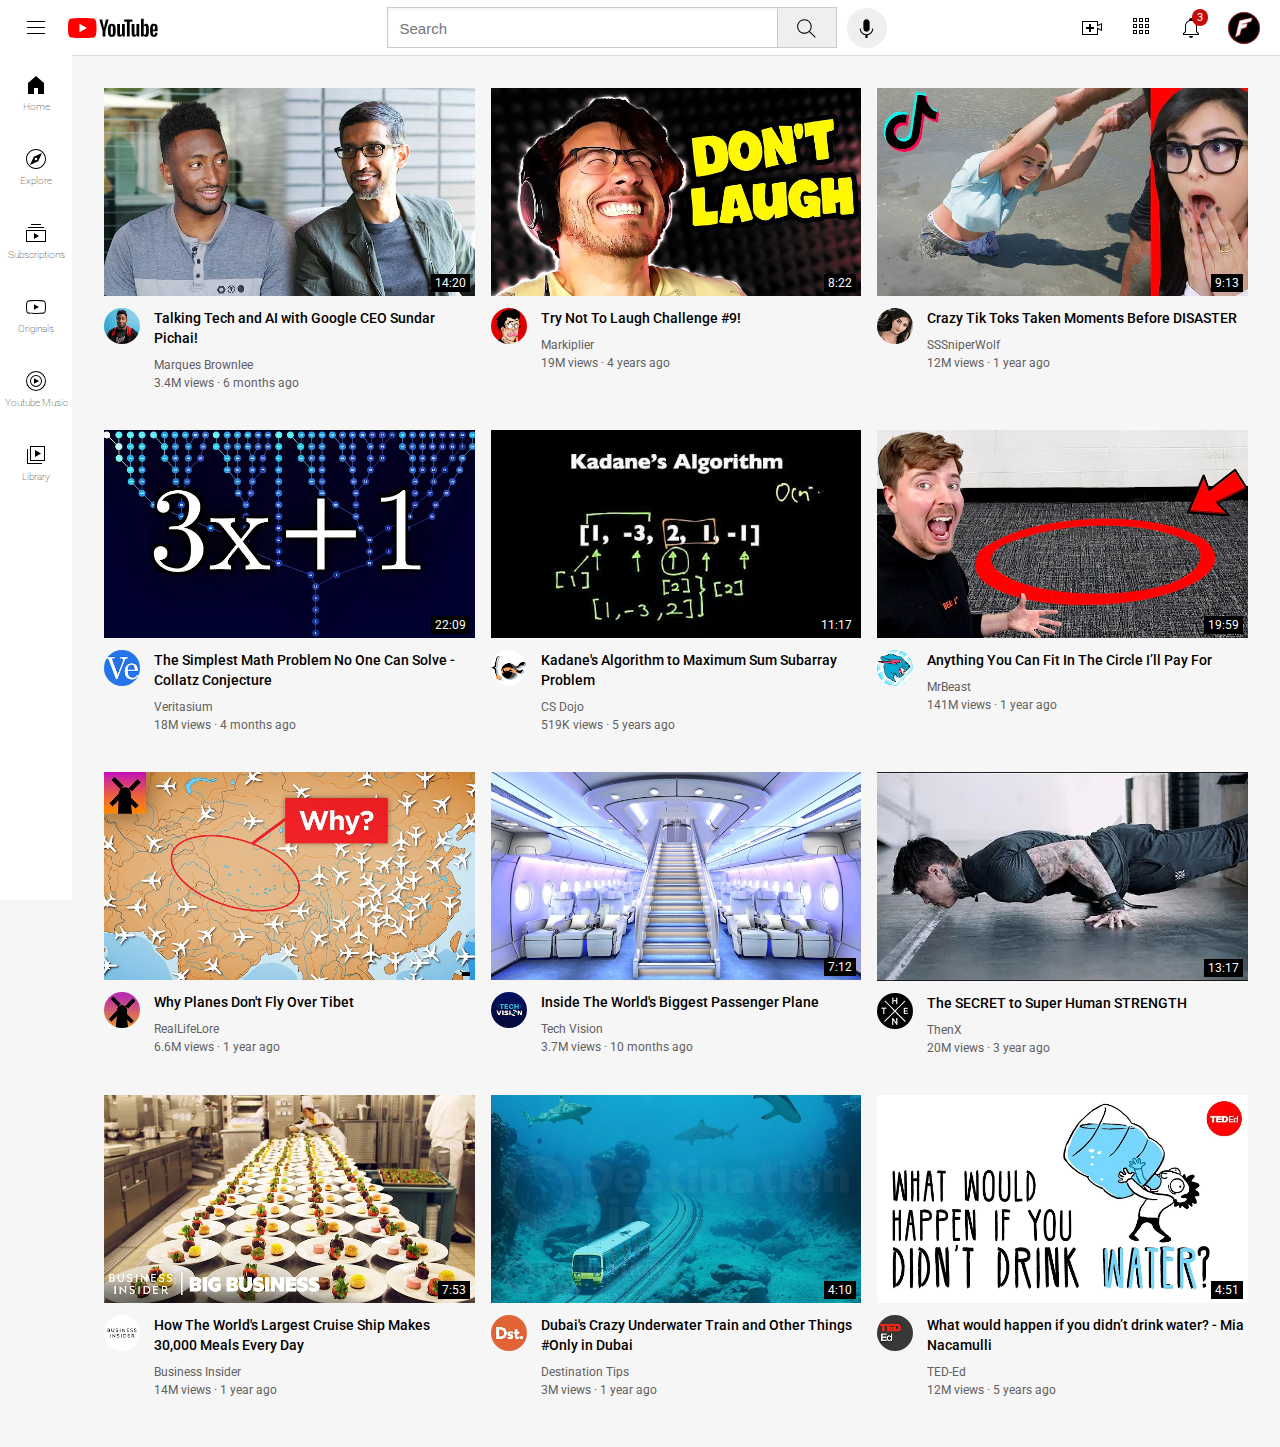
<file: index.html>
<!DOCTYPE html>
<html>
  <head>
    <title>youtube clone</title>
    <link rel="preconnect" href="https://fonts.googleapis.com">
    <link rel="preconnect" href="https://fonts.gstatic.com" crossorigin>
    <link href="https://fonts.googleapis.com/css2?family=Roboto:wght@500&display=swap" rel="stylesheet">
    <link rel="stylesheet" href="styles/general.css">
    <link rel="stylesheet" href="styles/header.css">
    <link rel="stylesheet" href="styles/video.css">
    <link rel="stylesheet" href="styles/sidebar.css">

  </head>
  <body>
    <div class="header">
      <div class="left-section">
        <img class="hamburger-menu" src="icons/hamburger-menu.svg">
        <img class="youtube-logo" src="icons/youtube-logo.svg">
      </div>
      <div class="middle-section">
        <input class="search-bar" type="text" placeholder="Search">
        <button
         class="search-button"><img class="search-icon" src="icons/search.svg">
        <div class="tooltip">
          Search
        </div>
        </button>
        <button 
        class="voice-search-button">
        <img class="voice-search-icon" src="icons/voice-search-icon.svg">
        <div class="tooltip">
          Search with your voice
        </div>
        </button>
      </div>
      <div class="right-section">
        <div class="upload-icon-container">
          <img class="upload-icon" src="icons/upload.svg">
          <div class="tooltip">Create</div>
        </div>
        <div class="youtube-apps-icon-container">
          <img class="youtube-apps-icon" src="icons/youtube-apps.svg">
          <div class="tooltip">YouTube apps</div>
        </div>
  
        <div class="notifications-icon-container">
          <img class="notifications-icon" src="icons/notifications.svg">
          <div class="notifications-number">
            3
          </div>
          <div class="tooltip">
            Notifications
          </div>
        </div>
        <img class="current-user-icon" src="profile-picture/my-channel-pic.jpg">
      </div>
    </div>

    <div class="sidebar">
      <div class="sidebar-link">
        <img src="icons/home.svg">
        <p>Home</p>
      </div>
      <div class="sidebar-link">
        <img src="icons/explore.svg">
        <p>Explore</p>
      </div>
      <div class="sidebar-link">
        <img src="icons/subscriptions.svg">
        <p>Subscriptions</p>
      </div>
      <div class="sidebar-link">
        <img src="icons/originals.svg">
        <p>Originals</p>
      </div>
      <div class="sidebar-link">
        <img src="icons/youtube-music.svg">
        <p>Youtube Music</p>
      </div>
      <div class="sidebar-link">
        <img src="icons/library.svg">
        <p>Library</p>
      </div>
    </div>
<div class="videos-section" >
    <div class="video-grid">
      <div class="video-preview">
      <div class="thumbnail-row">
        <a href="https://www.youtube.com/watch?v=n2RNcPRtAiY">
        <img class="thumbnail" src="thumbnails/thumbnail-1.webp">
        </a>
        <div class="video-time">
          14:20
        </div>
      </div>
      <div class="video-info-grid">
        <div class="profile">
          <a href="https://www.youtube.com/c/mkbhd">
          <img class="profile-picture" src="profile-picture/channel-1.jpeg">
          </a>
        </div>
        <div class="video-info">
          <div>
            <p class="video-title">
              Talking Tech and AI with Google CEO Sundar Pichai!</p>
            <p class="video-author">
              Marques Brownlee
            </p>
            <p class="video-stats">
              3.4M views · 6 months ago
            </p>
          </div> 
       </div>
      </div>
    </div>


    <div class="video-preview">
      <div class="thumbnail-row">
        <a href="https://www.youtube.com/watch?v=mP0RAo9SKZk">
        <img class="thumbnail" src="thumbnails/thumbnail-2.webp">
        </a>
        <div class="video-time">
          8:22
        </div>
      </div>
      <div class="video-info-grid">
        <div class="profile">
          <a href="https://www.youtube.com/c/markiplier">
          <img class="profile-picture" src="profile-picture/channel-2.jpeg">
          </a>
        </div>
        <div class="video-info">
          <div>
            <p class="video-title">
              Try Not To Laugh Challenge #9!
            </p>
            <p class="video-author">
              Markiplier
            </p>
            <p class="video-stats">
              19M views · 4 years ago
            </p>
          </div>
        </div>
      </div>  
    </div>
    <div class="video-preview">
      <div class="thumbnail-row">
        <a href="https://www.youtube.com/watch?v=FgjPQQeTh1w">
        <img class="thumbnail" src="thumbnails/thumbnail-3.webp">
        </a>
        <div class="video-time">
          9:13
        </div>
      </div>
      <div class="video-info-grid">
        <div class="profile">
          <a href="https://www.youtube.com/c/sssniperwolf">
          <img class="profile-picture" src="profile-picture/channel-3.jpeg">
          </a>
        </div>
        <div class="video-info">
          <div>
            <p class="video-title">
           Crazy Tik Toks Taken Moments Before DISASTER</p>
            <p class="video-author">
              SSSniperWolf
            </p>
            <p class="video-stats">
              12M views · 1 year ago
            </p>
          </div> 
       </div>
      </div>
    </div>

    <div class="video-preview">
      <div class="thumbnail-row">
        <a href="https://www.youtube.com/watch?v=094y1Z2wpJg">
        <img class="thumbnail" src="thumbnails/thumbnail-4.webp">
        </a>
        <div class="video-time">
          22:09
        </div>
      </div>
      <div class="video-info-grid">
        <div class="profile">
          <a href="https://www.youtube.com/c/veritasium">
          <img class="profile-picture" src="profile-picture/channel-4.jpeg">
          </a>
        </div>
        <div class="video-info">
          <div>
            <p class="video-title">
              The Simplest Math Problem No One Can Solve - Collatz Conjecture
            </p>
            <p class="video-author">
              Veritasium
            </p>
            <p class="video-stats">
              18M views · 4 months ago
            </p>
          </div>
        </div>
      </div>  
    </div>
    <div class="video-preview">
      <div class="thumbnail-row">
        <a href="https://www.youtube.com/watch?v=86CQq3pKSUw">
        <img class="thumbnail" src="thumbnails/thumbnail-5.webp">
        </a>
        <div class="video-time">
          11:17
        </div>
      </div>
      <div class="video-info-grid">
        <div class="profile">
          <a href="https://www.youtube.com/c/csdojo">
          <img class="profile-picture" src="profile-picture/channel-5.jpeg">
          </a>
        </div>
        <div class="video-info">
          <div>
            <p class="video-title">
              Kadane's Algorithm to Maximum Sum Subarray Problem</p>
            <p class="video-author">
              CS Dojo
            </p>
            <p class="video-stats">
              519K views · 5 years ago
            </p>
          </div> 
       </div>
      </div>
    </div>

    <div class="video-preview">
      <div class="thumbnail-row">
        <a href="https://www.youtube.com/watch?v=yXWw0_UfSFg">
        <img class="thumbnail" src="thumbnails/thumbnail-6.webp">
        </a>
        <div class="video-time">
          19:59
        </div>
      </div>
      <div class="video-info-grid">
        <div class="profile">
          <a href="https://www.youtube.com/@MrBeast">
          <img class="profile-picture" src="profile-picture/channel-6.jpeg">
          </a>
        </div>
        <div class="video-info">
          <div>
            <p class="video-title">
              Anything You Can Fit In The Circle I’ll Pay For
            </p>
            <p class="video-author">
              MrBeast
            </p>
            <p class="video-stats">
             141M views · 1 year ago


            </p>
          </div>
        </div>
      </div>  
    </div>
      <div class="video-preview">
      <div class="thumbnail-row">
        <a href="https://www.youtube.com/watch?v=fNVa1qMbF9Y">
        <img class="thumbnail" src="thumbnails/thumbnail-7.webp">
        </a>
        <div class="video-time">
        </div>
      </div>
      <div class="video-info-grid">
        <div class="profile">
          <a href="https://www.youtube.com/c/reallifecore">
          <img class="profile-picture" src="profile-picture/channel-7.jpeg">
          </a>
        </div>
        <div class="video-info">
          <div>
            <p class="video-title">
              Why Planes Don't Fly Over Tibet</p>
            <p class="video-author">
              RealLifeLore
            </p>
            <p class="video-stats">
              6.6M views · 1 year ago
            </p>
          </div> 
       </div>
      </div>
    </div>

    <div class="video-preview">
      <div class="thumbnail-row">
        <a href="https://www.youtube.com/watch?v=lFm4EM1juls">
        <img class="thumbnail" src="thumbnails/thumbnail-8.webp">
        </a>
        <div class="video-time">
          7:12
        </div>
      </div>
      <div class="video-info-grid">
        <div class="profile">
          <a href="https://www.youtube.com/channel/UCHAK6CyegY22Zj2GWrcaIxg">
          <img class="profile-picture" src="profile-picture/channel-8.jpeg">
          </a>
        </div>
        <div class="video-info">
          <div>
            <p class="video-title">
              Inside The World's Biggest Passenger Plane
            </p>
            <p class="video-author">
              Tech Vision
            </p>
            <p class="video-stats">
              3.7M views · 10 months ago
            </p>
          </div>
        </div>
      </div>  
    </div>
    <div class="video-preview">
      <div class="thumbnail-row">
        <a href="https://www.youtube.com/watch?v=ixmxOlcrlUc">
        <img class="thumbnail" src="thumbnails/thumbnail-9.webp">
        </a>
        <div class="video-time">
          13:17
        </div>
      </div>
      <div class="video-info-grid">
        <div class="profile">
          <a href="https://www.youtube.com/c/OFFICIALTHENXSTUDIOS">
          <img class="profile-picture" src="profile-picture/channel-9.jpeg">
          </a>
        </div>
        <div class="video-info">
          <div>
            <p class="video-title">
           The SECRET to Super Human STRENGTH </p>
            <p class="video-author">
              ThenX
            </p>
            <p class="video-stats">
              20M views · 3 year ago
            </p>
          </div> 
       </div>
      </div>
    </div>

    <div class="video-preview">
      <div class="thumbnail-row">
        <a href="https://www.youtube.com/watch?v=R2vXbFp5C9o">
        <img class="thumbnail" src="thumbnails/thumbnail-10.webp">
        </a>
        <div class="video-time">
          7:53
        </div>
      </div>
      <div class="video-info-grid">
        <div class="profile">
          <a href="https://www.youtube.com/user/businessinsider">
          <img class="profile-picture" src="profile-picture/channel-10.jpeg">
          </a>
        </div>
        <div class="video-info">
          <div>
            <p class="video-title">
             How The World's Largest Cruise Ship Makes 30,000 Meals Every Day
            </p>
            <p class="video-author">
              Business Insider
            </p>
            <p class="video-stats">
              14M views · 1 year ago
            </p>
          </div>
        </div>
      </div>  
    </div>
    <div class="video-preview">
      <div class="thumbnail-row">
        <a href="https://www.youtube.com/watch?v=0nZuYyXET3s">
        <img class="thumbnail" src="thumbnails/thumbnail-11.webp">
        </a>
        <div class="video-time">
          4:10
        </div>
      </div>
      <div class="video-info-grid">
        <div class="profile">
          <a href="https://www.youtube.com/c/destinationtips">
          <img class="profile-picture" src="profile-picture/channel-11.jpeg">
          </a>
        </div>
        <div class="video-info">
          <div>
            <p class="video-title">
              Dubai's Crazy Underwater Train and Other Things #Only in Dubai</p>
            <p class="video-author">
              Destination Tips
            </p>
            <p class="video-stats">
              3M views · 1 year ago
            </p>
          </div> 
       </div>
      </div>
    </div>

    <div class="video-preview">
      <div class="thumbnail-row">
        <a href="https://www.youtube.com/watch?v=9iMGFqMmUFs">
        <img class="thumbnail" src="thumbnails/thumbnail-12.webp">
        </a>
        <div class="video-time">
          4:51
        </div>
      </div>
      <div class="video-info-grid">
        <div class="profile">
          <a href="https://www.youtube.com/teded">
          <img class="profile-picture" src="profile-picture/channel-12.jpeg">
          </a>
        </div>
        <div class="video-info">
          <div>
            <p class="video-title">
              What would happen if you didn’t drink water? - Mia Nacamulli
            </p>
            <p class="video-author">
              TED-Ed
            </p>
            <p class="video-stats">
             12M views · 5 years ago


            </p>
          </div>
        </div>
      </div>  
    </div>
    </div>
    </div>
  </body>
</html>
</file>
<file: styles/general.css>
p{
  font-family: 'Roboto';
  margin-top: 0;
  margin-bottom: 0;
}

body{
  padding-top:80px;
  padding-left:96px;
  padding-right:24px;
  background-color: rgb(247, 246, 246);

}
.videos-section{
  margin-bottom:50px;
}
</file>
<file: styles/header.css>
.header{
  display: flex;
  height:55px;
  justify-content: space-between;
  align-items: center;
  position: fixed;
  left:0;
  right:0;
  top:0;
  bottom:0;
  background-color: white;
  border-bottom-width: 1px;
  border-bottom-style:solid;
  border-bottom-color: rgb(224, 217, 217);
  z-index: 100;
}
.left-section{
  display:flex;
  align-items: center;
}
.hamburger-menu{
  height:24px;
  margin-right:20px;
  margin-left:24px;
}
.youtube-logo{
  height:20px;
}
.middle-section{
  display:flex;
  flex:1;
  align-items: center;
  margin-left: 70px;
  margin-right:35px;
  max-width: 500px;
}
.search-bar{
  flex:1;
  height:37px;
  border-width:1px;
  border-style:solid;
  border-color: rgb(208, 202, 202);
  font-size: 20px;
  box-shadow: inset 1px 2px 3px rgb(0,0,0,0.05);
  width:0;
}
.search-bar::placeholder{
  font-size: 15px;
  padding-left: 10px;
}
.search-button{
  height:41px;
  width:60px;
  border-width:1px;
  border-style:solid;
  border-color: rgb(208, 202, 202);
  margin-left:-1px;
  padding-top: 5px;
  margin-right:10px;
  position:relative;
}
.search-icon{
  height:25px;
}
.voice-search-button{
  height:40px;
  width:40px;
  border:none;
  border-radius: 20px;
}
.voice-search-icon{
  height:25px;
  padding-top:4px;
}
.right-section{
  flex-shrink: 0;
  display:flex;
  align-items: center;
  justify-content: space-between;
  width:180px;
  margin-right:20px;
}
.upload-icon{
  height:24px;
  margin-top:4px;
}
.youtube-apps-icon{
  height:24px;
}
.notifications-icon{
  height:24px;
  margin-top:4px;
}
.notifications-icon-container{
  position:relative;
}
.notifications-number{
  position:absolute;
  right:-5px;
  top:-3px;
  background-color: rgb(197, 10, 10);
  color:white;
  padding-left:5px;
  padding-right:5px;
  padding-top:2px;
  padding-bottom:2px;
  border-radius: 10px;
  font-family: Roboto;
  font-size:11px;

}
.current-user-icon{
  height:32px;
  border-radius: 16px;
}
.search-button .tooltip,
.voice-search-button .tooltip,
.upload-icon-container .tooltip,
.youtube-apps-icon-container .tooltip,
.notifications-icon-container .tooltip{
  background-color: gray;
  color:white;
  position:absolute;
  bottom:-40px;
  padding-top: 6px;
  padding-right:8px;
  padding-left:8px;
  padding-bottom:6px;
  font-family: Roboto;
  font-size: 12px;
  border-radius: 2px;
  opacity:0;
  transition: opacity 0.15s;
  white-space: nowrap;
}
.search-button:hover .tooltip,
.voice-search-button:hover .tooltip,
.upload-icon-container:hover .tooltip,
.youtube-apps-icon-container:hover .tooltip,
.notifications-icon-container:hover .tooltip{
  opacity:1;
}
.tooltip{
  display:flex;
  align-items: center;
  justify-content: center;

}
</file>
<file: styles/video.css>
.thumbnail{
        width: 100%;
      }
      .profile-picture{
        width:36px;
        border-radius: 20px;
      }
      .video-title{
        font-size: 14px;
        font-weight: 500;
        line-height: 20px;
        margin-bottom: 10px;
      }
      .thumbnail-row{
        margin-bottom: 8px;
        position:relative;
      }
      .video-author, .video-stats {
        font-size:12px;
        color: rgb(96,96,96);
      }
      .video-author{
        margin-bottom: 4px;
      }
      .video-info-grid{
        display: grid;
        grid-template-columns: 50px 1fr;
      }
      .video-grid{
        display:grid;
        grid-template-columns: 1fr 1fr 1fr;
        column-gap: 16px;
        row-gap: 40px;
       }
       .video-time{
        background-color:black;
        color:white;
        position:absolute;
        right:5px;
        bottom:8px;
        font-family: Roboto;
        font-size: 12px;
        font-weight: 400;
        padding-right:4px;
        padding-left:4px;
        padding-top:2px;
        padding-bottom:2px;
       }
</file>
<file: styles/sidebar.css>
.sidebar{
  position: fixed;
  left:0;
  bottom:0;
  top:50px;
  width:72px;
  background-color:white;
  z-index:200;
  padding-top:5px;

}
.sidebar-link img{
  height:24px;
  margin-bottom:4px;
}
.sidebar-link:hover{
  background-color: rgb(236, 230, 230);
  cursor: pointer;
}
.sidebar-link{
  height:74px;
  display:flex;
  flex-direction: column;
  align-items:center;
  justify-content: center;
}
.sidebar div{
  font-family: Roboto;
  font-weight:lighter;
  font-size:10px;
}
</file>
